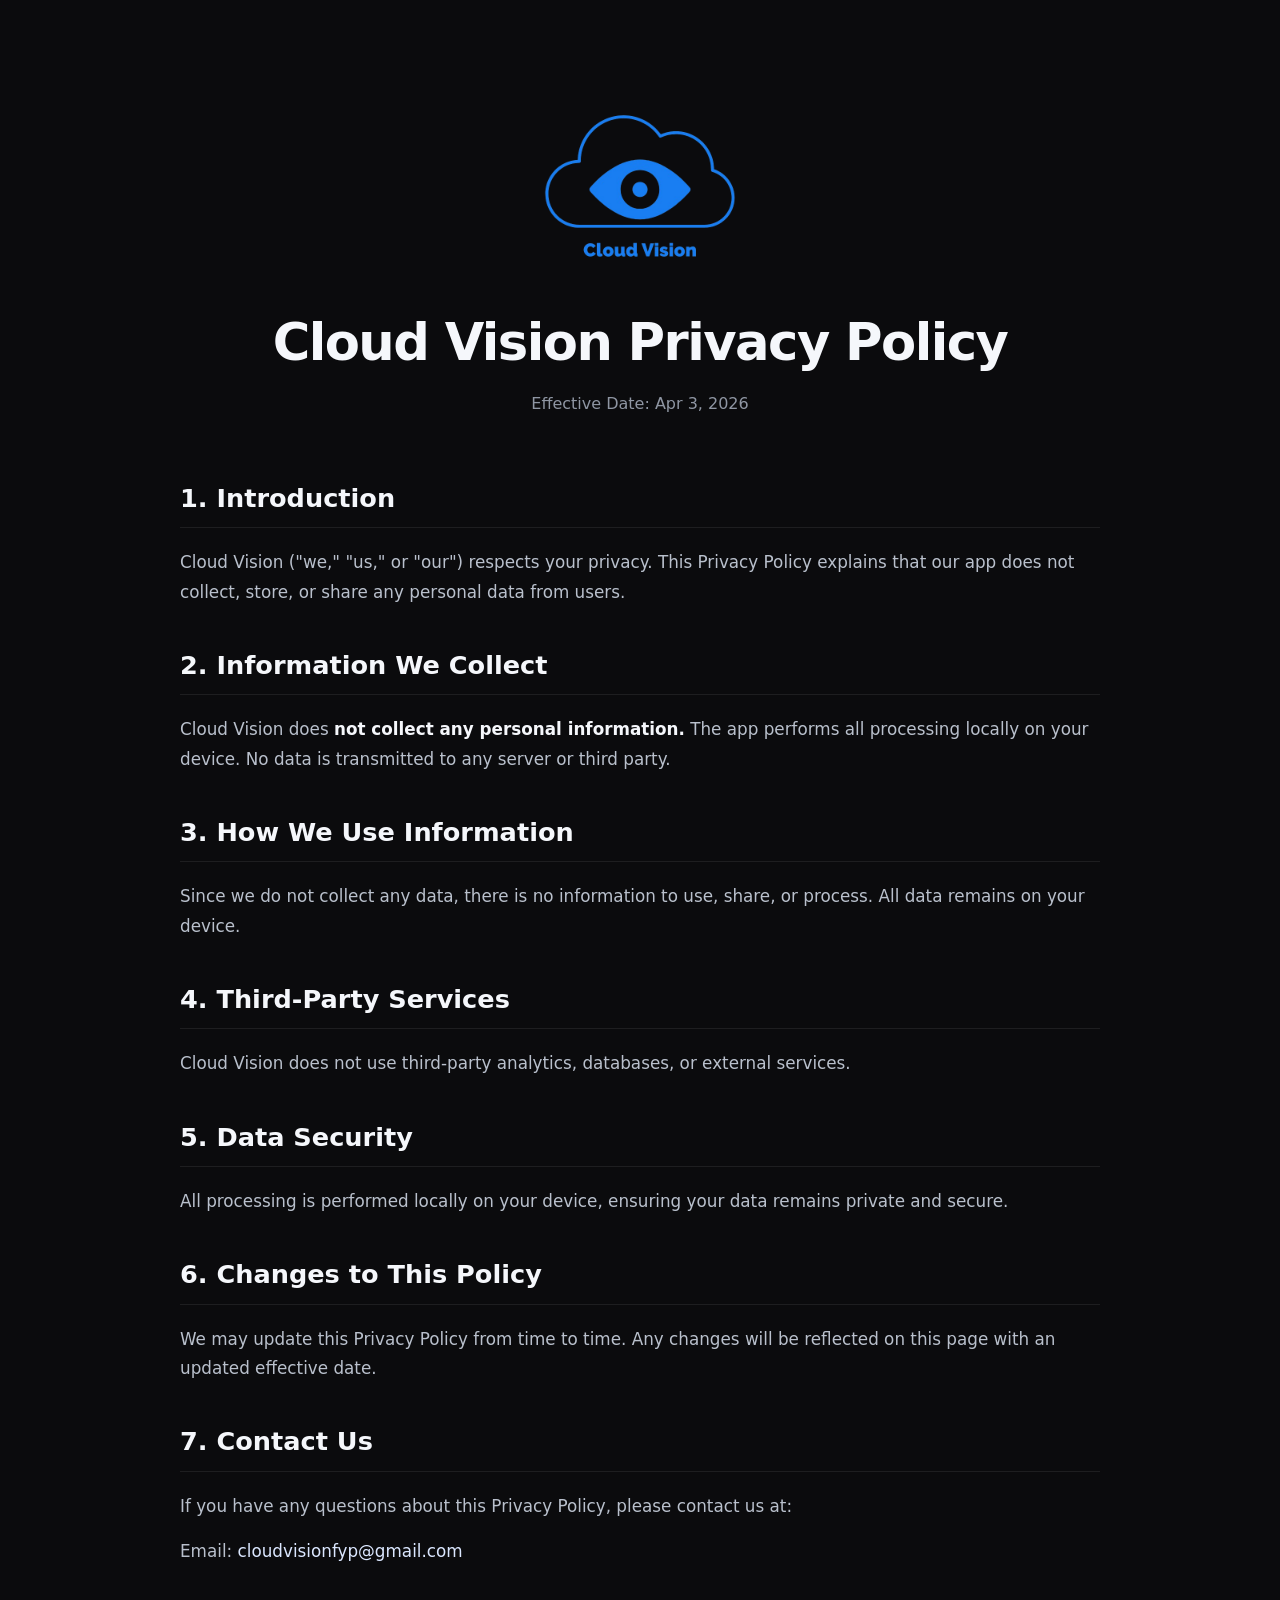
<file: privacy_policy/index.html>
<!DOCTYPE html>
<html lang="en">
<head>
  <meta charset="UTF-8" />
  <meta name="viewport" content="width=device-width, initial-scale=1.0" />
  <title>Privacy Policy</title>
  <link rel="stylesheet" href="styles.css" />
</head>
<body>
  <main class="container">
    <header class="hero">
      <img src="logo.png" alt="Cloud Vision Logo" class="logo" />
      <h1>Cloud Vision Privacy Policy</h1>
      <p class="effective-date">Effective Date: Apr 3, 2026</p>
    </header>
    <section class="policy-section">
      <h2>1. Introduction</h2>
      <p>
        Cloud Vision ("we," "us," or "our") respects your privacy. This Privacy Policy
        explains that our app does not collect, store, or share any personal data from users.
      </p>
    </section>

    <section class="policy-section">
      <h2>2. Information We Collect</h2>
      <p>
        Cloud Vision does <strong>not collect any personal information.</strong> The app
        performs all processing locally on your device. No data is transmitted to any server
        or third party.
      </p>
    </section>

    <section class="policy-section">
      <h2>3. How We Use Information</h2>
      <p>
        Since we do not collect any data, there is no information to use, share, or process.
        All data remains on your device.
      </p>
    </section>

    <section class="policy-section">
      <h2>4. Third-Party Services</h2>
      <p>
        Cloud Vision does not use third-party analytics, databases, or external services.
      </p>
    </section>

    <section class="policy-section">
      <h2>5. Data Security</h2>
      <p>
        All processing is performed locally on your device, ensuring your data remains private and secure.
      </p>
    </section>

    <section class="policy-section">
      <h2>6. Changes to This Policy</h2>
      <p>
        We may update this Privacy Policy from time to time. Any changes will be reflected on this
        page with an updated effective date.
      </p>
    </section>

    <section class="policy-section">
      <h2>7. Contact Us</h2>
      <p>
        If you have any questions about this Privacy Policy, please contact us at:
      </p>
      <p class="contact-email">
        Email: <a href="mailto:cloudvisionfyp@gmail.com">cloudvisionfyp@gmail.com</a>
      </p>
    </section>
  </main>
</body>
</html>
</file>
<file: privacy_policy/styles.css>
:root {
  --bg: #0b0b0d;
  --surface: #111216;
  --text: #f5f7fb;
  --muted: #8f96a3;
  --line: rgba(255, 255, 255, 0.08);
  --accent: #ffffff;
}

* {
  box-sizing: border-box;
}

html {
  scroll-behavior: smooth;
}

body {
  margin: 0;
  min-height: 100vh;
  font-family: Inter, ui-sans-serif, system-ui, -apple-system, BlinkMacSystemFont, "Segoe UI",
    sans-serif;
  background: var(--bg);
  color: var(--text);
  line-height: 1.75;
}

.container {
  width: min(920px, calc(100% - 48px));
  margin: 0 auto;
  padding: 88px 0 96px;
}

.hero {
  text-align: center;
  margin-bottom: 64px;
}

.hero h1 {
  margin: 0;
  font-size: clamp(2.2rem, 4vw, 3.2rem);
  line-height: 1.15;
  font-weight: 800;
  letter-spacing: -0.03em;
}

.effective-date {
  margin-top: 18px;
  font-size: 1rem;
  color: var(--muted);
}

.policy-section {
  margin-bottom: 42px;
}

.policy-section h2 {
  margin: 0 0 20px;
  padding-bottom: 12px;
  font-size: clamp(1.2rem, 2vw, 1.6rem);
  line-height: 1.3;
  font-weight: 750;
  border-bottom: 1px solid var(--line);
}

.policy-section p {
  margin: 0 0 16px;
  color: #b9c0cc;
  font-size: 1.05rem;
}

.policy-section strong {
  color: var(--text);
  font-weight: 700;
}

.contact-email {
  margin-top: 6px;
}

a {
  color: #dbe7ff;
  text-decoration: none;
}

a:hover {
  text-decoration: underline;
}

@media (max-width: 640px) {
  .container {
    width: min(100% - 32px, 920px);
    padding: 56px 0 72px;
  }

  .hero {
    margin-bottom: 48px;
  }

  .policy-section {
    margin-bottom: 34px;
  }

  .policy-section p {
    font-size: 1rem;
  }
}
.logo {
  width: 200px;
  height: auto;
  margin-bottom: 16px;
  border-radius: 16px;
</file>
